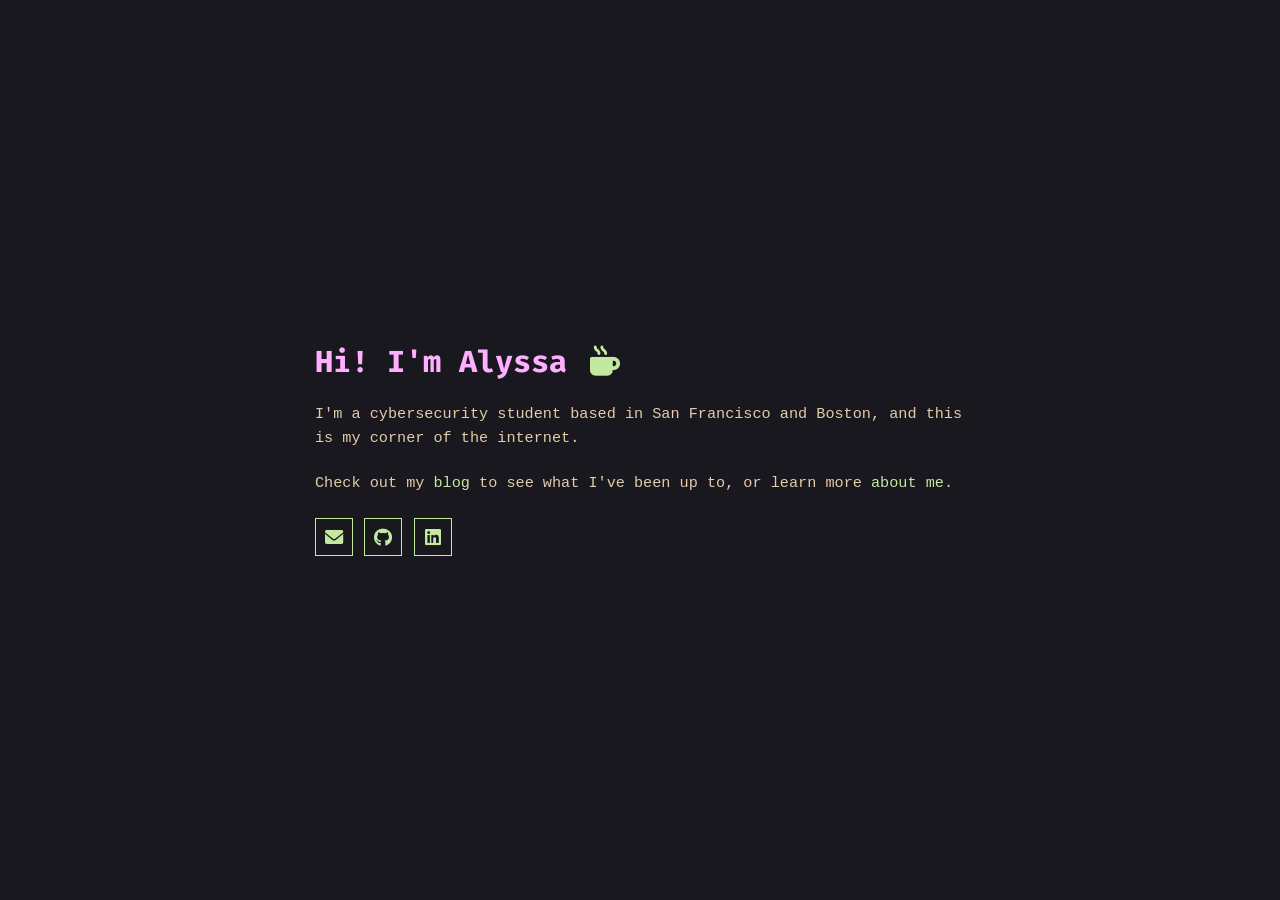
<file: index.html>
<!DOCTYPE html>
<html lang="en">
<head>
  <meta charset="UTF-8"/>
  <meta name="viewport" content="width=device-width, initial-scale=1.0"/>
  <title>alyssa chai</title>
  <link rel="stylesheet" href="public/base.css"/>
  <link rel="stylesheet" href="public/home.css"/>
  <link rel="stylesheet" href="https://cdnjs.cloudflare.com/ajax/libs/font-awesome/6.0.0-beta3/css/all.min.css"/>
  <link rel="stylesheet" href="https://fonts.googleapis.com/css2?family=Fira+Code:wght@500&display=swap"/>
  <link rel="icon" type="image/png" href="public/favicon.png" />
</head>
<body>

<div id="home">

  <h1 class="sys-name">Hi! I'm Alyssa <i class="fa-solid fa-mug-hot"></i></h1>

  <div class="home-bio">
    <p style="margin-bottom: 20px;">I'm a cybersecurity student based in San Francisco and Boston, and this is my corner of the internet. </p>
    <p>Check out my <a href="/blog/">blog</a> to see what I've been up to, or learn more <a href="/about/">about me</a>.</p>
  </div>

  <div class="home-links">
    <a href="mailto:alyssa8chai@gmail.com" aria-label="email" title="email"><i class="fas fa-envelope"></i></a>
    <a href="https://github.com/Aycaii" target="_blank" rel="noopener noreferrer" aria-label="github" title="github"><i class="fab fa-github"></i></a>
    <a href="https://www.linkedin.com/in/alyssa-chai-i7/" target="_blank" rel="noopener noreferrer" aria-label="linkedin" title="linkedin"><i class="fab fa-linkedin"></i></a>
  </div>

</div>

</body>
</html>
</file>
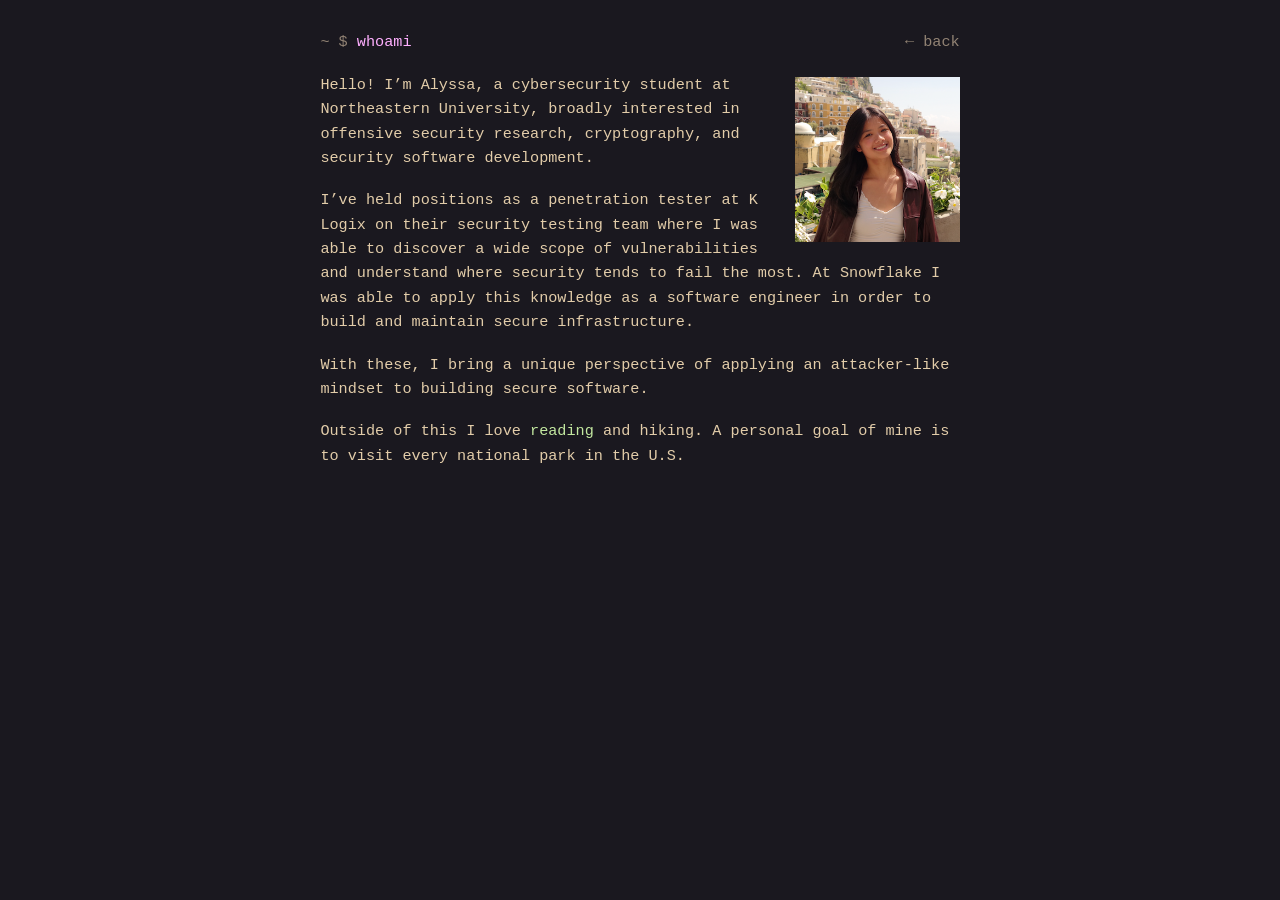
<file: about/index.html>
<!DOCTYPE html>
<html lang="en">
<head>
  <meta charset="UTF-8"/>
  <meta name="viewport" content="width=device-width, initial-scale=1.0"/>
  <title>whoami — alyssa chai</title>
  <link rel="stylesheet" href="../public/base.css"/>
  <link rel="stylesheet" href="../public/blog.css"/>
  <link rel="icon" type="image/png" href="../public/favicon.png" />
</head>
<body>

<div class="blog-wrap">
  <div class="section-title">
    <span>~ $ <span>whoami</span></span>
    <a class="post-back" href="/">← back</a>
  </div>

  <div class="about-bio">
    <img class="about-photo" src="../public/pfp.png" alt="me"/>
    <p>Hello! I’m Alyssa, a cybersecurity student at Northeastern University, broadly interested in offensive security research, cryptography, and security software development.</p>
    <p>I’ve held positions as a penetration tester at K Logix on their security testing team where I was able to discover a wide scope of vulnerabilities and understand where security tends to fail the most. At Snowflake I was able to apply this knowledge as a software engineer in order to build and maintain secure infrastructure.</p>
    <p>With these, I bring a unique perspective of applying an attacker-like mindset to building secure software.</p>
    <p>Outside of this I love <a href="https://www.goodreads.com/user/show/164880070-alyssa-chai" target="_blank" rel="noopener noreferrer">reading</a> and hiking. A personal goal of mine is to visit every national park in the U.S.</p>
  </div>

</div>

</body>
</html>
</file>
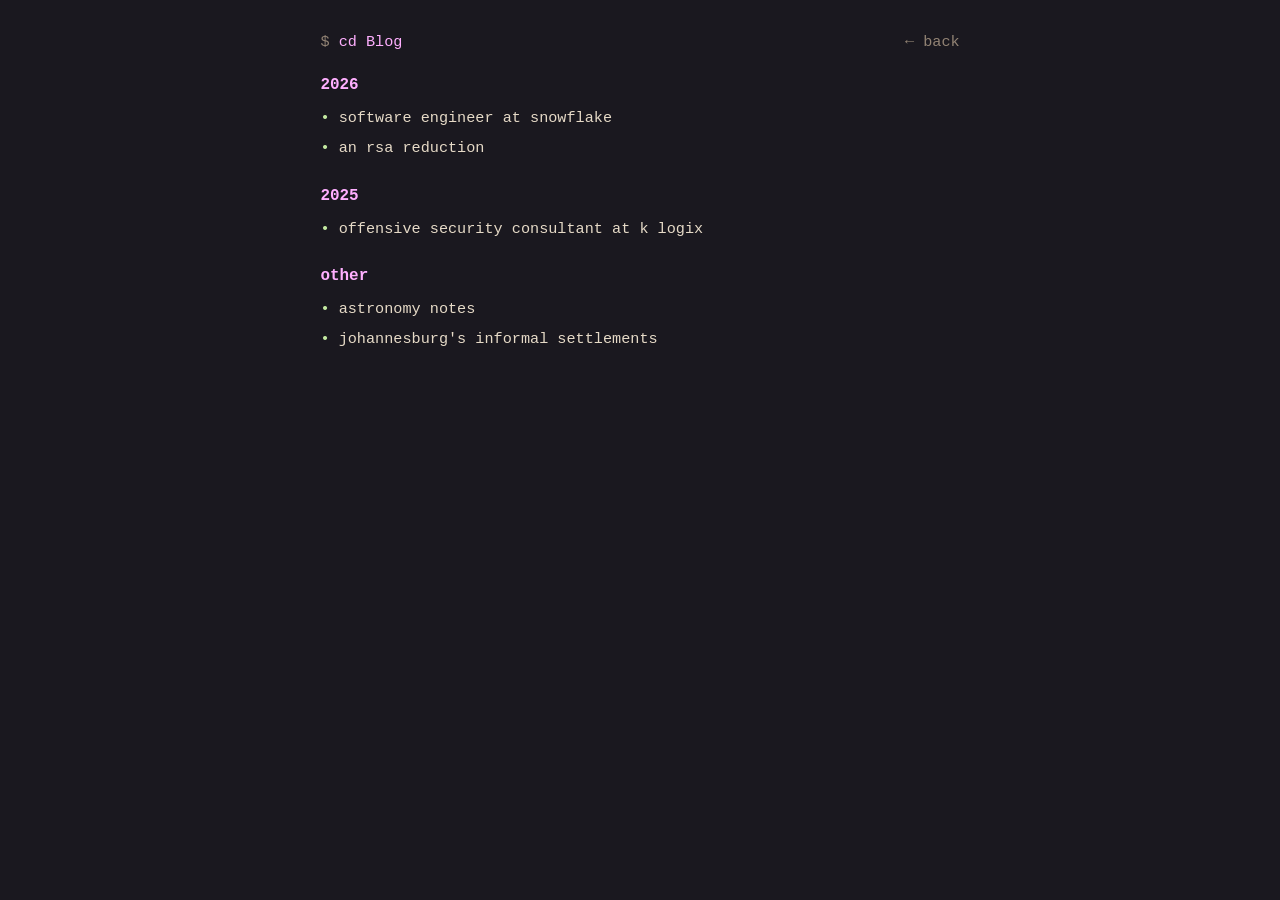
<file: blog/index.html>
<!DOCTYPE html>
<html lang="en">
<head>
  <meta charset="UTF-8"/>
  <meta name="viewport" content="width=device-width, initial-scale=1.0"/>
  <title>blog/ — alyssa chai</title>
  <link rel="stylesheet" href="../public/base.css"/>
  <link rel="stylesheet" href="../public/blog.css"/>
  <link rel="icon" type="image/png" href="../public/favicon.png" />
</head>

<body>

<div class="blog-wrap">
  <div class="section-title">
  <span>$ <span>cd Blog</span></span>
  <a class="post-back" href="/">← back</a>
</div>
  <div class="year-list">

    <h2 class="year">2026</h2>
    <ul class="post-list">
      <li><a href="/blog/snowflake/">software engineer at snowflake</a></li>
      <li><a href="/blog/crypto/">an rsa reduction</a></li>
    </ul>

    <h2 class="year">2025</h2>
    <ul class="post-list">
      <li><a href="/blog/klogix/">offensive security consultant at k logix</a></li>
    </ul>

    <h2 class="year">other</h2>
    <ul class="post-list">
      <li><a href="/blog/astronomy/">astronomy notes</a></li>
      <li><a href="/blog/south-africa/">johannesburg's informal settlements</a></li>
    </ul>

  </div>
</div>

</body>
</html>
</file>
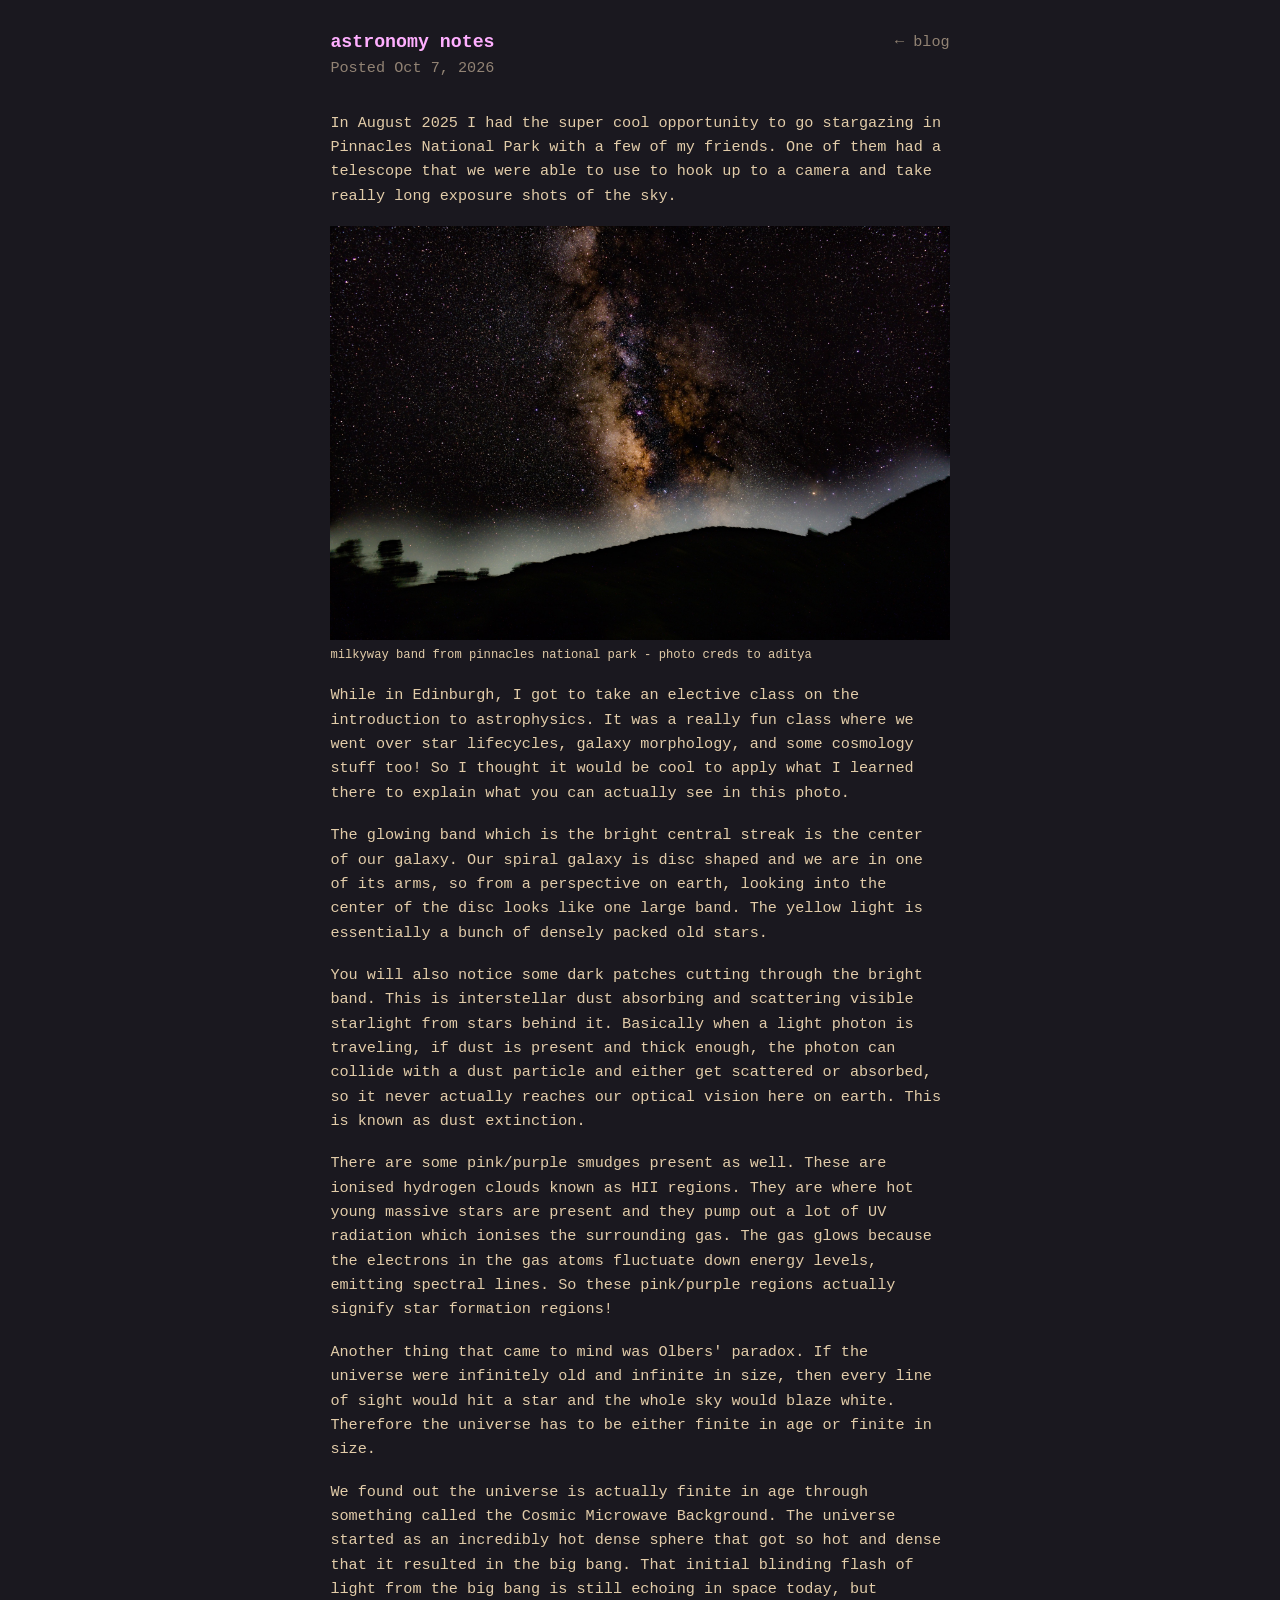
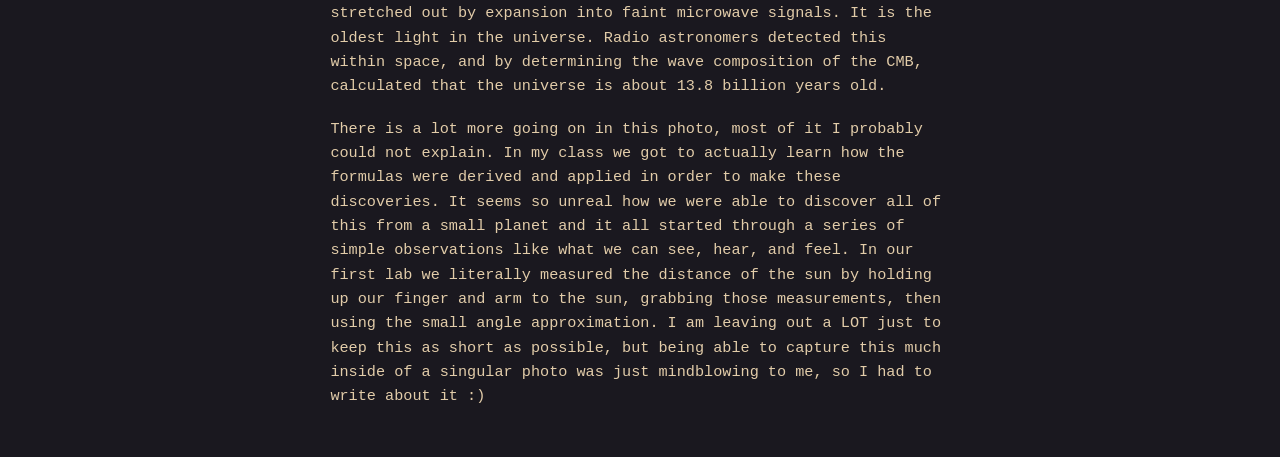
<file: blog/astronomy/index.html>
<!DOCTYPE html>
<html lang="en">
<head>
  <meta charset="UTF-8"/>
  <meta name="viewport" content="width=device-width, initial-scale=1.0"/>
  <title>astronomy notes — alyssa chai</title>
  <link rel="stylesheet" href="../../public/base.css"/>
  <link rel="stylesheet" href="../../public/post.css"/>
  <link rel="icon" type="image/png" href="../../public/favicon.png" />
</head>
<body>

<div class="post-wrap">
  <div class="post-top">
  <div class="post-header">
    <h1 class="post-title">astronomy notes</h1>
    <div class="post-meta">
      Posted Oct 7, 2026
    </div>
  </div>
    <a class="post-back" href="/blog/">← blog</a>
</div>

  <div class="post-body">
    <p>In August 2025 I had the super cool opportunity to go stargazing in Pinnacles National Park with a few of my friends. One of them had a telescope that we were able to use to hook up to a camera and take really long exposure shots of the sky.</p>

    <figure class="post-figure">
      <img src="../../public/milkyway-web.jpg" alt="Milky Way band over Pinnacles National Park"/>
      <figcaption>milkyway band from pinnacles national park - photo creds to aditya</figcaption>
    </figure>

    <p>While in Edinburgh, I got to take an elective class on the introduction to astrophysics. It was a really fun class where we went over star lifecycles, galaxy morphology, and some cosmology stuff too! So I thought it would be cool to apply what I learned there to explain what you can actually see in this photo.</p>

    <p>The glowing band which is the bright central streak is the center of our galaxy. Our spiral galaxy is disc shaped and we are in one of its arms, so from a perspective on earth, looking into the center of the disc looks like one large band. The yellow light is essentially a bunch of densely packed old stars.</p>

    <p>You will also notice some dark patches cutting through the bright band. This is interstellar dust absorbing and scattering visible starlight from stars behind it. Basically when a light photon is traveling, if dust is present and thick enough, the photon can collide with a dust particle and either get scattered or absorbed, so it never actually reaches our optical vision here on earth. This is known as dust extinction.</p>

    <p>There are some pink/purple smudges present as well. These are ionised hydrogen clouds known as HII regions. They are where hot young massive stars are present and they pump out a lot of UV radiation which ionises the surrounding gas. The gas glows because the electrons in the gas atoms fluctuate down energy levels, emitting spectral lines. So these pink/purple regions actually signify star formation regions!</p>

    <p>Another thing that came to mind was Olbers' paradox. If the universe were infinitely old and infinite in size, then every line of sight would hit a star and the whole sky would blaze white. Therefore the universe has to be either finite in age or finite in size.</p>

    <p>We found out the universe is actually finite in age through something called the Cosmic Microwave Background. The universe started as an incredibly hot dense sphere that got so hot and dense that it resulted in the big bang. That initial blinding flash of light from the big bang is still echoing in space today, but stretched out by expansion into faint microwave signals. It is the oldest light in the universe. Radio astronomers detected this within space, and by determining the wave composition of the CMB, calculated that the universe is about 13.8 billion years old.</p>

    <p>There is a lot more going on in this photo, most of it I probably could not explain. In my class we got to actually learn how the formulas were derived and applied in order to make these discoveries. It seems so unreal how we were able to discover all of this from a small planet and it all started through a series of simple observations like what we can see, hear, and feel. In our first lab we literally measured the distance of the sun by holding up our finger and arm to the sun, grabbing those measurements, then using the small angle approximation. I am leaving out a LOT just to keep this as short as possible, but being able to capture this much inside of a singular photo was just mindblowing to me, so I had to write about it :)</p>
  </div>
</div>

</body>
</html>
</file>
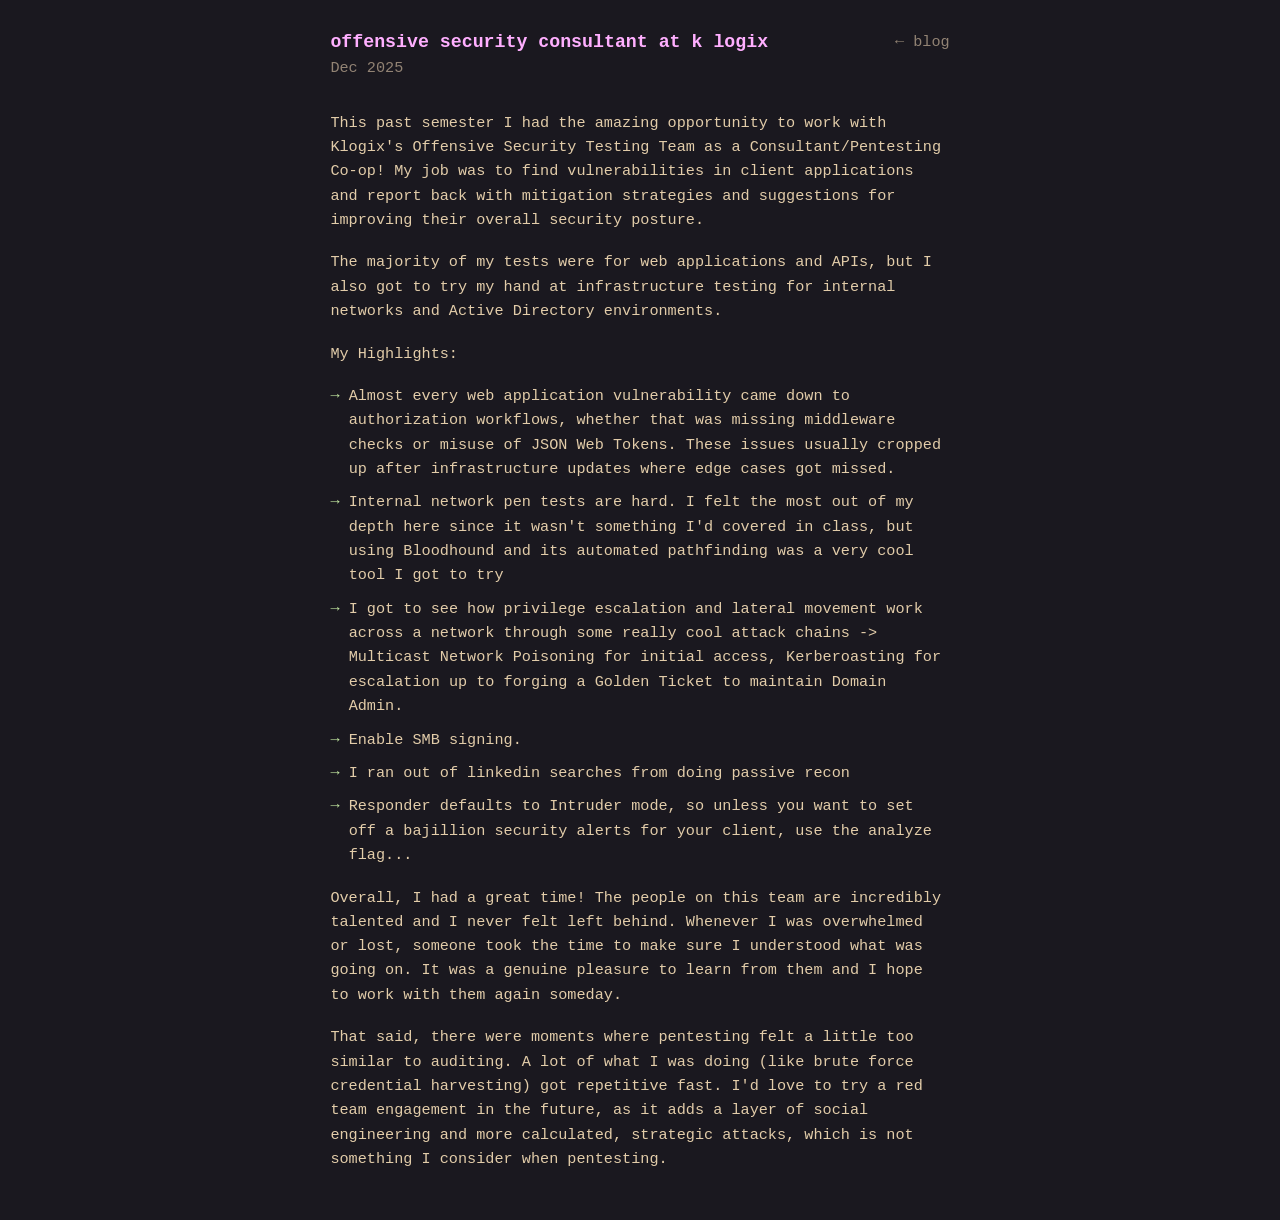
<file: blog/klogix/index.html>
<!DOCTYPE html>
<html lang="en">
<head>
  <meta charset="UTF-8"/>
  <meta name="viewport" content="width=device-width, initial-scale=1.0"/>
  <title>offensive security consultant at k logix — alyssa chai</title>
  <link rel="stylesheet" href="../../public/base.css"/>
  <link rel="stylesheet" href="../../public/post.css"/>
  <link rel="icon" type="image/png" href="../../public/favicon.png" />
</head>
<body>

<div class="post-wrap">
  <div class="post-top">
  <div class="post-header">
    <h1 class="post-title">offensive security consultant at k logix</h1>
    <div class="post-meta">
      Dec 2025
    </div>
  </div>
    <a class="post-back" href="/blog/">← blog</a>
</div>

  <div class="post-body">
    <p>This past semester I had the amazing opportunity to work with Klogix's Offensive Security Testing Team as a Consultant/Pentesting Co-op! My job was to find vulnerabilities in client applications and report back with mitigation strategies and suggestions for improving their overall security posture.</p>

    <p>The majority of my tests were for web applications and APIs, but I also got to try my hand at infrastructure testing for internal networks and Active Directory environments.</p>

    <p>My Highlights:</p>

    <ul>
      <li>Almost every web application vulnerability came down to authorization workflows, whether that was missing middleware checks or misuse of JSON Web Tokens. These issues usually cropped up after infrastructure updates where edge cases got missed.</li>
      <li>Internal network pen tests are hard. I felt the most out of my depth here since it wasn't something I'd covered in class, but using Bloodhound and its automated pathfinding was a very cool tool I got to try</li>
      <li>I got to see how privilege escalation and lateral movement work across a network through some really cool attack chains -> Multicast Network Poisoning for initial access, Kerberoasting for escalation up to forging a Golden Ticket to maintain Domain Admin.</li>
      <li>Enable SMB signing.</li>
      <li>I ran out of linkedin searches from doing passive recon</li>
      <li>Responder defaults to Intruder mode, so unless you want to set off a bajillion security alerts for your client, use the analyze flag...</li>
    </ul>

    <p>Overall, I had a great time! The people on this team are incredibly talented and I never felt left behind. Whenever I was overwhelmed or lost, someone took the time to make sure I understood what was going on. It was a genuine pleasure to learn from them and I hope to work with them again someday.</p>

    <p>That said, there were moments where pentesting felt a little too similar to auditing. A lot of what I was doing (like brute force credential harvesting) got repetitive fast. I'd love to try a red team engagement in the future, as it adds a layer of social engineering and more calculated, strategic attacks, which is not something I consider when pentesting.</p>
  </div>
</div>

</body>
</html>
</file>
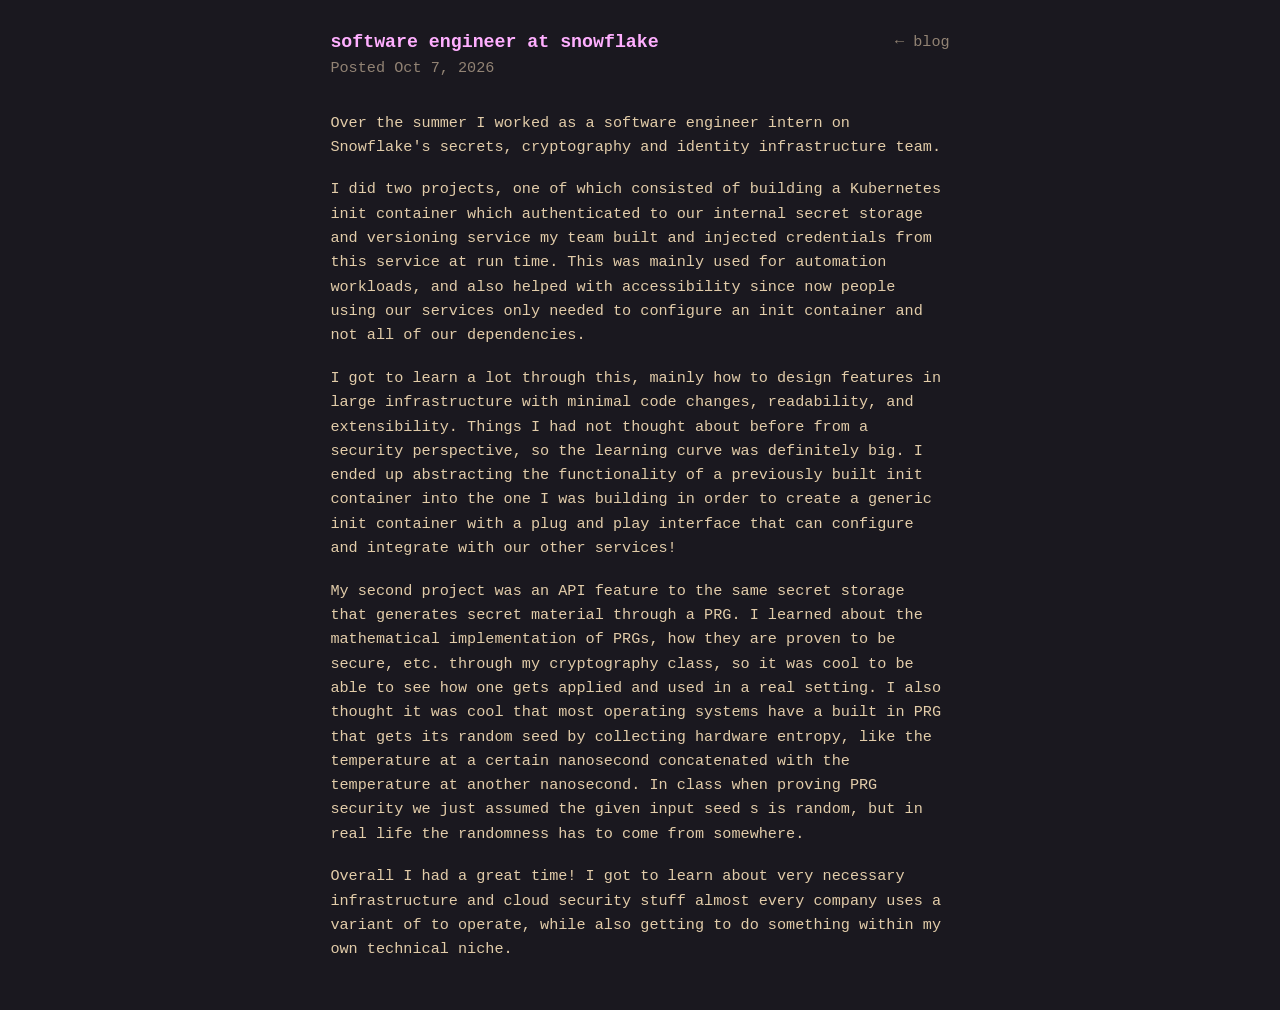
<file: blog/snowflake/index.html>
<!DOCTYPE html>
<html lang="en">
<head>
  <meta charset="UTF-8"/>
  <meta name="viewport" content="width=device-width, initial-scale=1.0"/>
  <title>software engineer at snowflake — alyssa chai</title>
  <link rel="stylesheet" href="../../public/base.css"/>
  <link rel="stylesheet" href="../../public/post.css"/>
  <link rel="icon" type="image/png" href="../../public/favicon.png" />
</head>
<body>

<div class="post-wrap">
  <div class="post-top">
  <div class="post-header">
    <h1 class="post-title">software engineer at snowflake</h1>
    <div class="post-meta">
      Posted Oct 7, 2026
    </div>
  </div>
    <a class="post-back" href="/blog/">← blog</a>
</div>

  <div class="post-body">
    <p>Over the summer I worked as a software engineer intern on Snowflake's secrets, cryptography and identity infrastructure team.</p>

    <p>I did two projects, one of which consisted of building a Kubernetes init container which authenticated to our internal secret storage and versioning service my team built and injected credentials from this service at run time. This was mainly used for automation workloads, and also helped with accessibility since now people using our services only needed to configure an init container and not all of our dependencies.</p>

    <p>I got to learn a lot through this, mainly how to design features in large infrastructure with minimal code changes, readability, and extensibility. Things I had not thought about before from a security perspective, so the learning curve was definitely big. I ended up abstracting the functionality of a previously built init container into the one I was building in order to create a generic init container with a plug and play interface that can configure and integrate with our other services!</p>

    <p>My second project was an API feature to the same secret storage that generates secret material through a PRG. I learned about the mathematical implementation of PRGs, how they are proven to be secure, etc. through my cryptography class, so it was cool to be able to see how one gets applied and used in a real setting. I also thought it was cool that most operating systems have a built in PRG that gets its random seed by collecting hardware entropy, like the temperature at a certain nanosecond concatenated with the temperature at another nanosecond. In class when proving PRG security we just assumed the given input seed s is random, but in real life the randomness has to come from somewhere.</p>

    <p>Overall I had a great time! I got to learn about very necessary infrastructure and cloud security stuff almost every company uses a variant of to operate, while also getting to do something within my own technical niche.</p>
  </div>
</div>

</body>
</html>
</file>
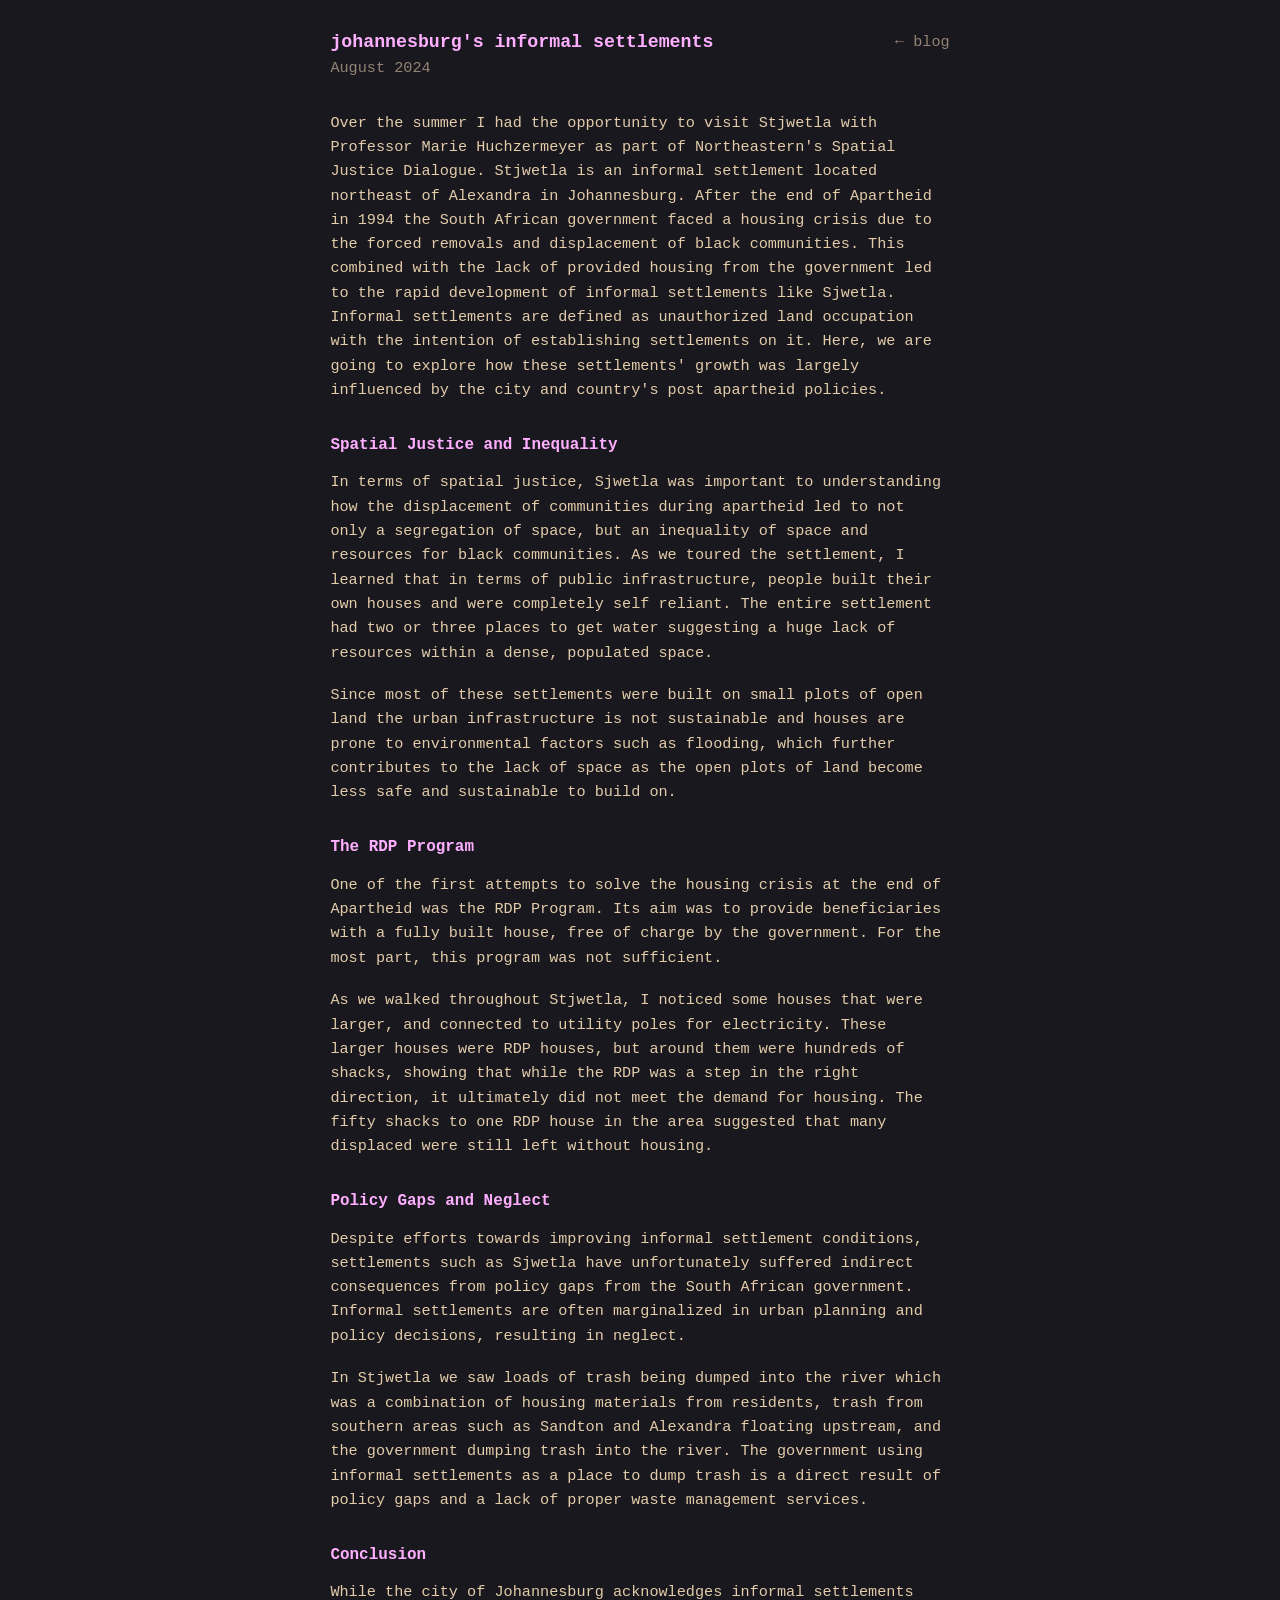
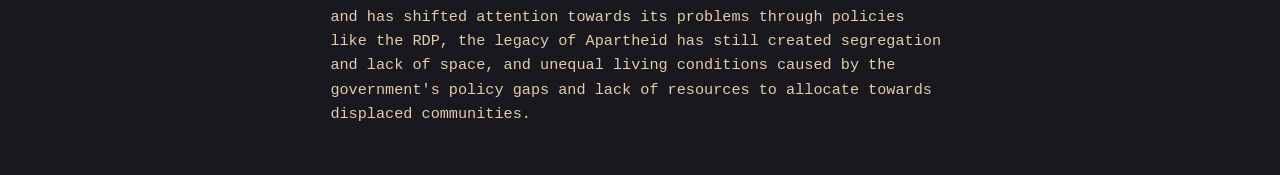
<file: blog/south-africa/index.html>
<!DOCTYPE html>
<html lang="en">
<head>
  <meta charset="UTF-8"/>
  <meta name="viewport" content="width=device-width, initial-scale=1.0"/>
  <title>johannesburg's informal settlements — alyssa chai</title>
  <link rel="stylesheet" href="../../public/base.css"/>
  <link rel="stylesheet" href="../../public/post.css"/>
  <link rel="icon" type="image/png" href="../../public/favicon.png" />
</head>
<body>

<div class="post-wrap">
  <div class="post-top">
  <div class="post-header">
    <h1 class="post-title">johannesburg's informal settlements</h1>
    <div class="post-meta">
      August 2024
    </div>
  </div>
    <a class="post-back" href="/blog/">← blog</a>
</div>

  <div class="post-body">
    <p>Over the summer I had the opportunity to visit Stjwetla with Professor Marie Huchzermeyer as part of Northeastern's Spatial Justice Dialogue. Stjwetla is an informal settlement located northeast of Alexandra in Johannesburg. After the end of Apartheid in 1994 the South African government faced a housing crisis due to the forced removals and displacement of black communities. This combined with the lack of provided housing from the government led to the rapid development of informal settlements like Sjwetla. Informal settlements are defined as unauthorized land occupation with the intention of establishing settlements on it. Here, we are going to explore how these settlements' growth was largely influenced by the city and country's post apartheid policies.</p>

    <h2>Spatial Justice and Inequality</h2>
    <p>In terms of spatial justice, Sjwetla was important to understanding how the displacement of communities during apartheid led to not only a segregation of space, but an inequality of space and resources for black communities. As we toured the settlement, I learned that in terms of public infrastructure, people built their own houses and were completely self reliant. The entire settlement had two or three places to get water suggesting a huge lack of resources within a dense, populated space.</p>
    <p>Since most of these settlements were built on small plots of open land the urban infrastructure is not sustainable and houses are prone to environmental factors such as flooding, which further contributes to the lack of space as the open plots of land become less safe and sustainable to build on.</p>

    <h2>The RDP Program</h2>
    <p>One of the first attempts to solve the housing crisis at the end of Apartheid was the RDP Program. Its aim was to provide beneficiaries with a fully built house, free of charge by the government. For the most part, this program was not sufficient.</p>
    <p>As we walked throughout Stjwetla, I noticed some houses that were larger, and connected to utility poles for electricity. These larger houses were RDP houses, but around them were hundreds of shacks, showing that while the RDP was a step in the right direction, it ultimately did not meet the demand for housing. The fifty shacks to one RDP house in the area suggested that many displaced were still left without housing.</p>
    
    <h2>Policy Gaps and Neglect</h2>
    <p>Despite efforts towards improving informal settlement conditions, settlements such as Sjwetla have unfortunately suffered indirect consequences from policy gaps from the South African government. Informal settlements are often marginalized in urban planning and policy decisions, resulting in neglect.</p>
    <p>In Stjwetla we saw loads of trash being dumped into the river which was a combination of housing materials from residents, trash from southern areas such as Sandton and Alexandra floating upstream, and the government dumping trash into the river. The government using informal settlements as a place to dump trash is a direct result of policy gaps and a lack of proper waste management services.</p>

    <h2>Conclusion</h2>
    <p>While the city of Johannesburg acknowledges informal settlements and has shifted attention towards its problems through policies like the RDP, the legacy of Apartheid has still created segregation and lack of space, and unequal living conditions caused by the government's policy gaps and lack of resources to allocate towards displaced communities.</p>
  </div>
</div>

</body>
</html>
</file>
<file: public/base.css>
:root {
  --black: #1a181f;
  --white: #e2cca9;
  --lightwhite: #e6dac7;
  --grey0: #7c6f64;
  --grey1: #928374;
  --pink: #ffafff;
  --green: #c3e8a0;
}

* {
  margin: 0;
  padding: 0;
  box-sizing: border-box;
}

html {
  font-size: 95%;
}

body {
  font-family: 'Courier New', Courier, monospace;
  line-height: 1.6;
  color: var(--white);
  background-color: var(--black);
}

a {
  color: var(--lightwhite);
  text-decoration: none;
}

a:hover {
  background-color: var(--white);
  color: var(--black);
}

.blog-wrap {
  max-width: 700px;
  margin: 0 auto;
  padding: 2rem;
}

.post-back {
  color: var(--grey1);
}


@media (max-width: 600px) {
  .blog-wrap { padding: 1rem; }
}
</file>
<file: public/home.css>
#home {
  width: 90%;
  max-width: 650px;
  margin: 0 auto;
  min-height: 100vh;
  display: flex;
  flex-direction: column;
  justify-content: center;
}

.sys-name {
  font-family: 'Fira Code', 'Courier New', monospace;
  margin-bottom: 1rem;
  color: var(--pink);
}

.home-bio {
  margin-bottom: 1.5rem;
}

.home-bio a {
  color: var(--green);
}

.home-bio a:hover {
  background-color: var(--green);
  color: var(--black);
}

.home-links {
  display: flex;
  gap: 0.75rem;
  margin-bottom: 0.4rem;
}

.home-links a {
  color: var(--green);
  display: flex;
  align-items: center;
  justify-content: center;
  width: 2.5rem;
  height: 2.5rem;
  border: 1px solid var(--green);
  font-size: 1.2rem;
  text-decoration: none;
}

.home-links a:hover {
  background-color: var(--green);
  color: var(--black);
}

.sys-name i {
  color: var(--green);
  margin-left: 0.3rem;
}
</file>
<file: public/blog.css>
.section-title {
  display: flex;
  justify-content: space-between;
  margin-bottom: 1.2rem;
  color: var(--grey1);
}

.section-title span span {
  color: var(--pink);
}

.year {
  color: var(--pink);
  font-size: 1.05rem;
  margin: 1.5rem 0 0.5rem;
}

.year:first-child { margin-top: 0; }

.post-list {
  list-style: none;
}

.post-list li {
  position: relative;
  padding-left: 1.2rem;
  margin-bottom: 0.4rem;
}

.post-list li::before {
  content: '•';
  position: absolute;
  left: 0;
  color: var(--green);
}

.tag {
  display: inline-block;
  color: var(--green);
  margin: 0.4rem 0.4rem 0 0;
  font-size: 0.85rem;
}
.tag::before { content: '#'; }


.about-bio::after {
  content: '';
  display: block;
  clear: both;
}

.about-bio p {
  margin-bottom: 1.2rem;
}

.about-photo {
  float: right;
  width: 165px;
  height: 165px;
  object-fit: cover;
  margin: 0.3rem 0 1rem 1.6rem;
}

.about-bio a {
  color: var(--green);
}

.about-bio a:hover {
  background-color: var(--green);
  color: var(--black);
}

@media (max-width: 600px) {
  .about-photo {
    width: 120px;
    height: 120px;
    margin-left: 1rem;
  }
}
</file>
<file: public/post.css>
.post-wrap {
  max-width: 680px;
  margin: 0 auto;
  padding: 2rem;
}

.post-top {
  display: flex;
  justify-content: space-between;
  align-items: flex-start;
  gap: 1.5rem;
  margin-bottom: 2rem;
}

.post-header { flex: 1; }
.post-title  { color: var(--pink); font-size: 1.2rem; line-height: 1.4; }
.post-meta   { color: var(--grey1); }
.post-meta .tag { margin-left: 0.5rem; }

.post-body p  { margin-bottom: 1.2rem; }
.post-body h2 { color: var(--pink); font-size: 1.05rem; margin: 2rem 0 0.8rem; }

.post-figure { margin: 0 0 1.2rem; }
.post-figure img {
  display: block;
  max-width: 100%;
  height: auto;
}
.post-figure figcaption {
  color: var(--white);
  font-size: 0.8rem;
  margin-top: 0.4rem;
}

.post-body ul {
  margin-bottom: 1.2rem;
  list-style: none;
}
.post-body ul li {
  position: relative;
  padding-left: 1.2rem;
  margin-bottom: 0.6rem;
}
.post-body ul li::before {
  content: '→';
  position: absolute;
  left: 0;
  color: var(--green);
}

@media (max-width: 600px) {
  .post-wrap { padding: 1rem; }
}
</file>
